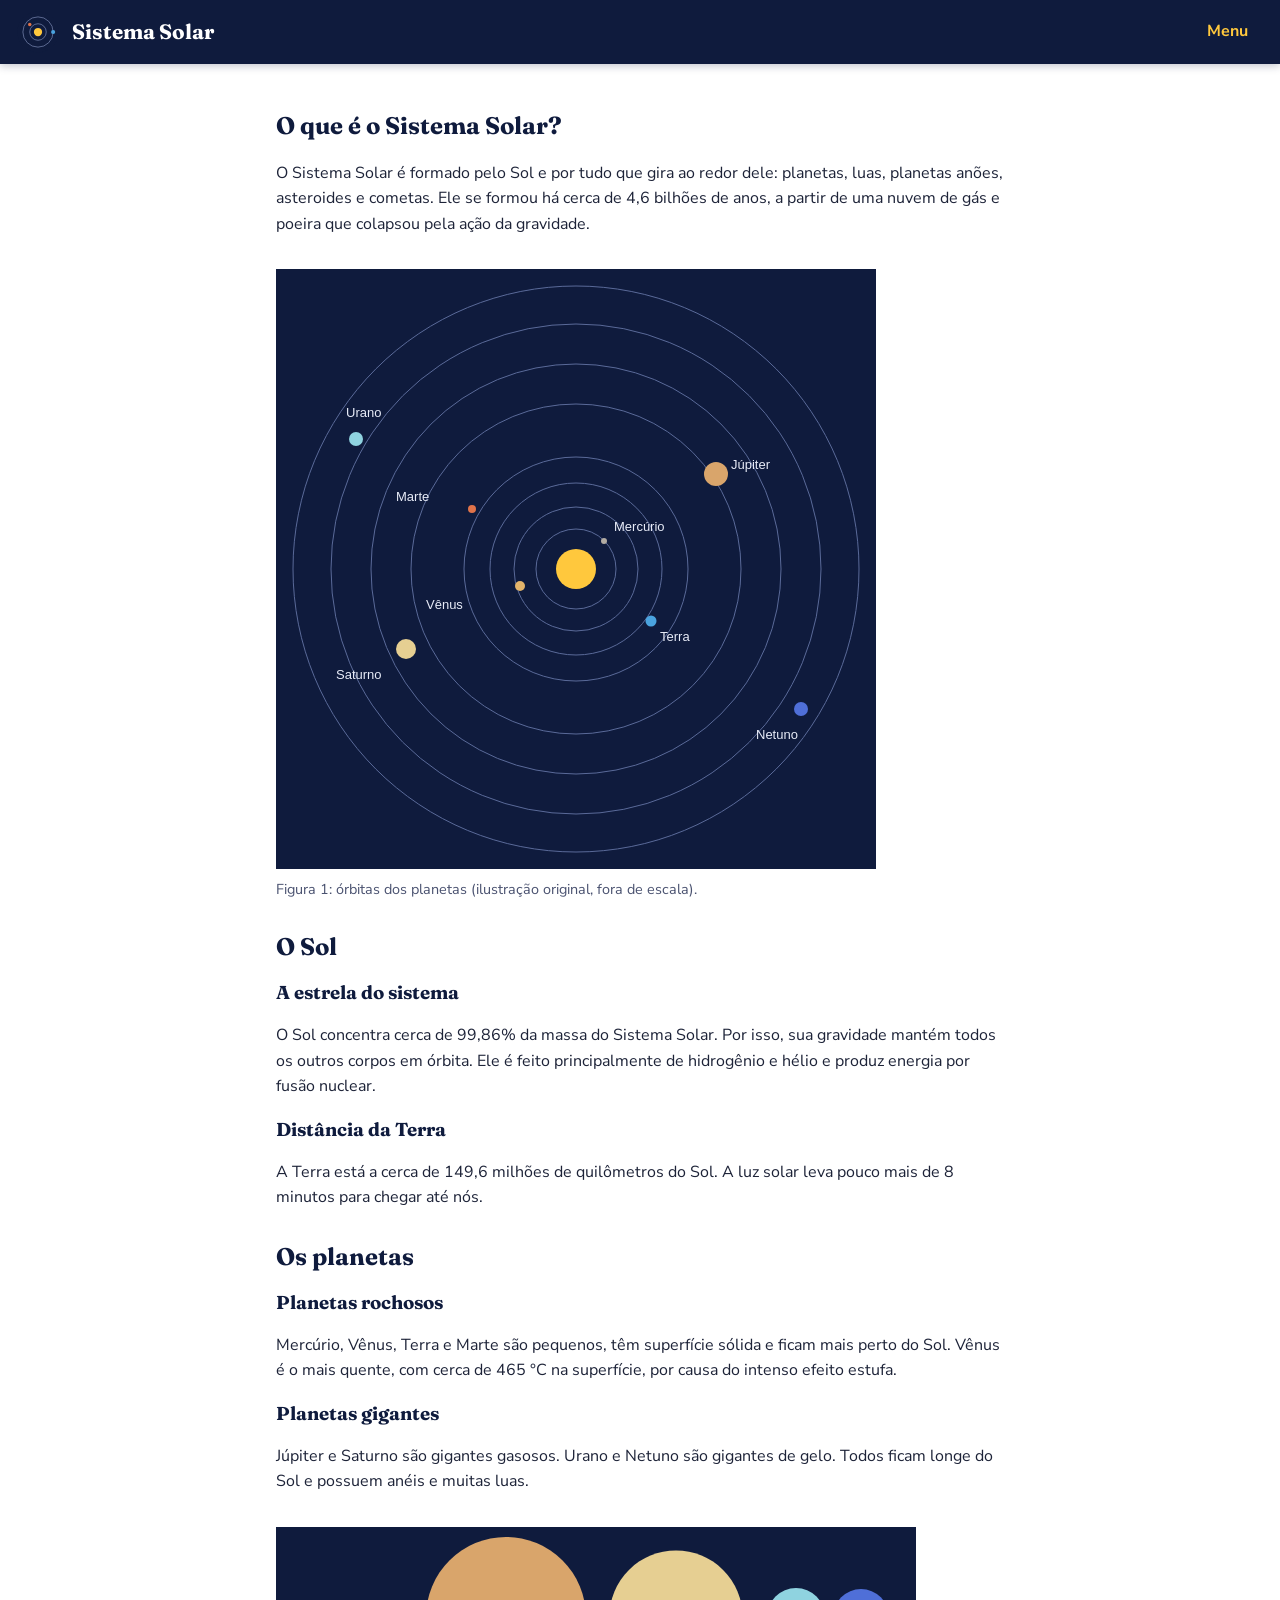
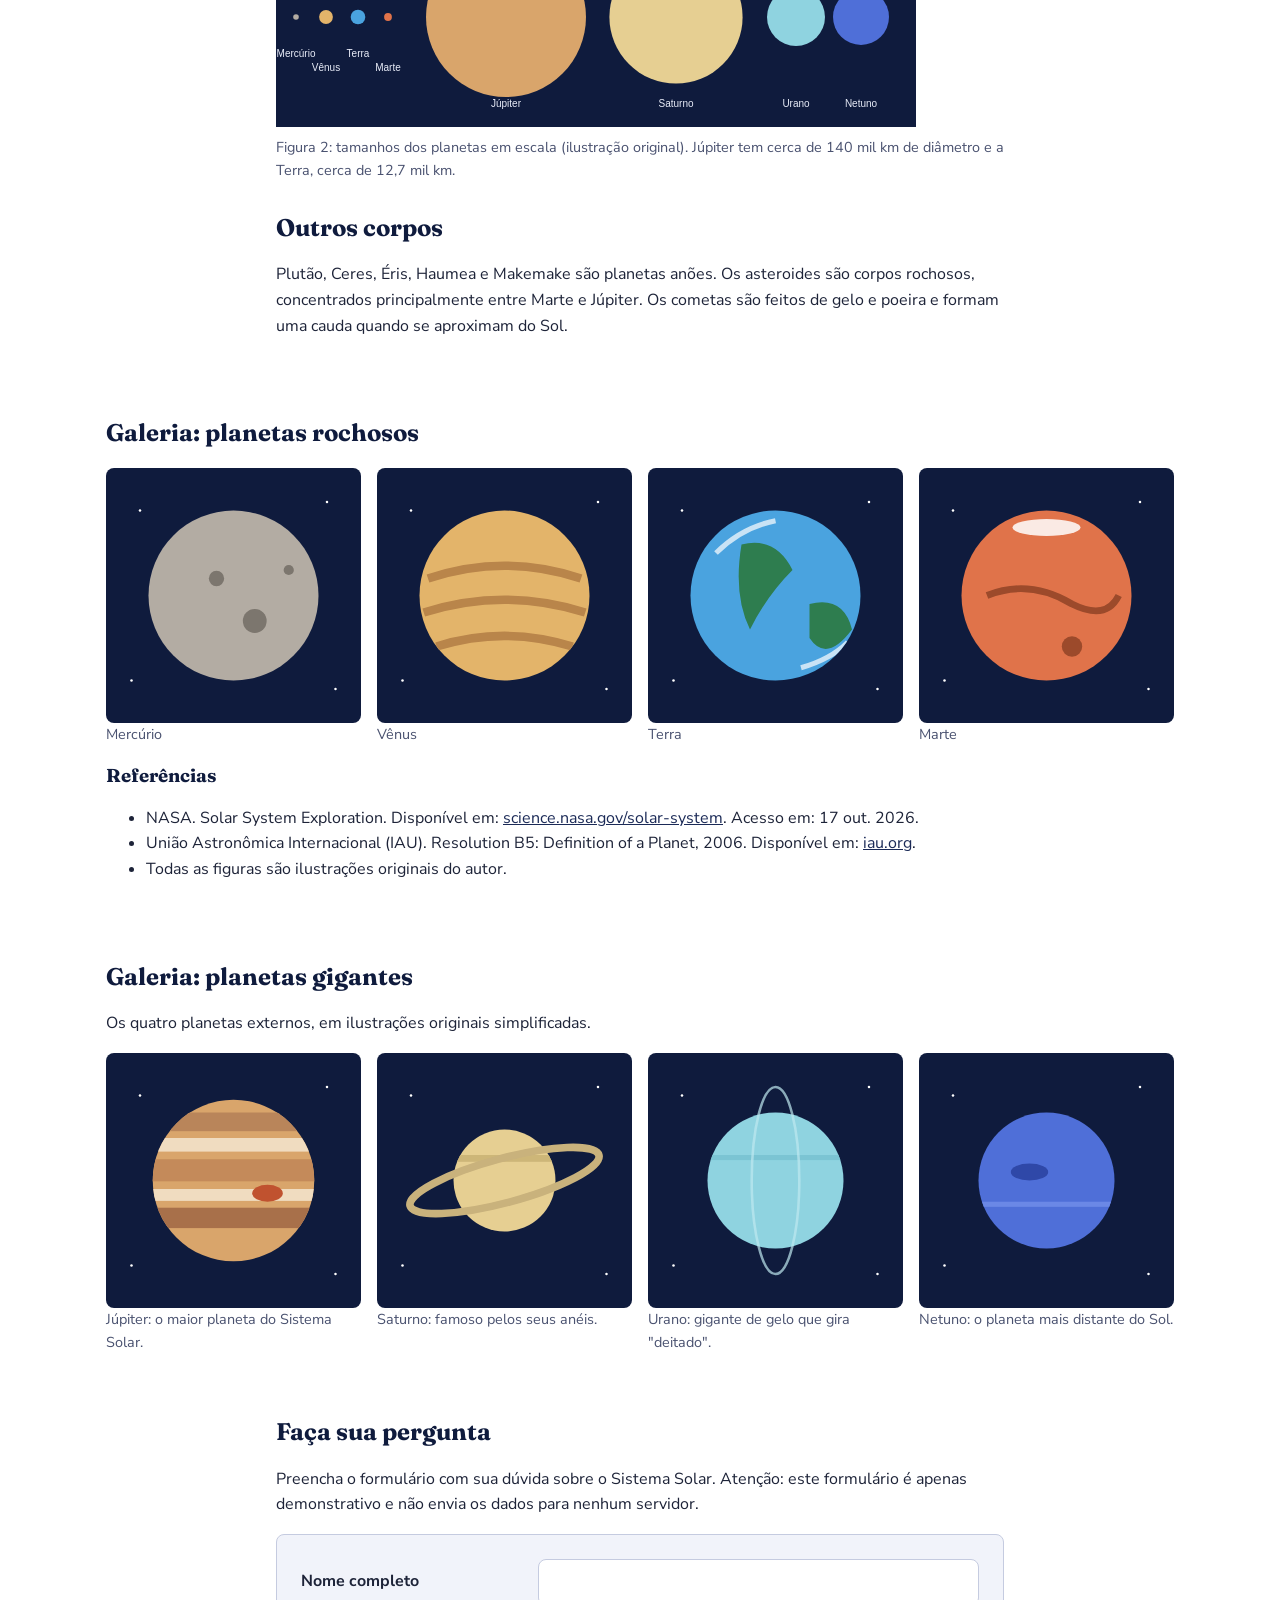
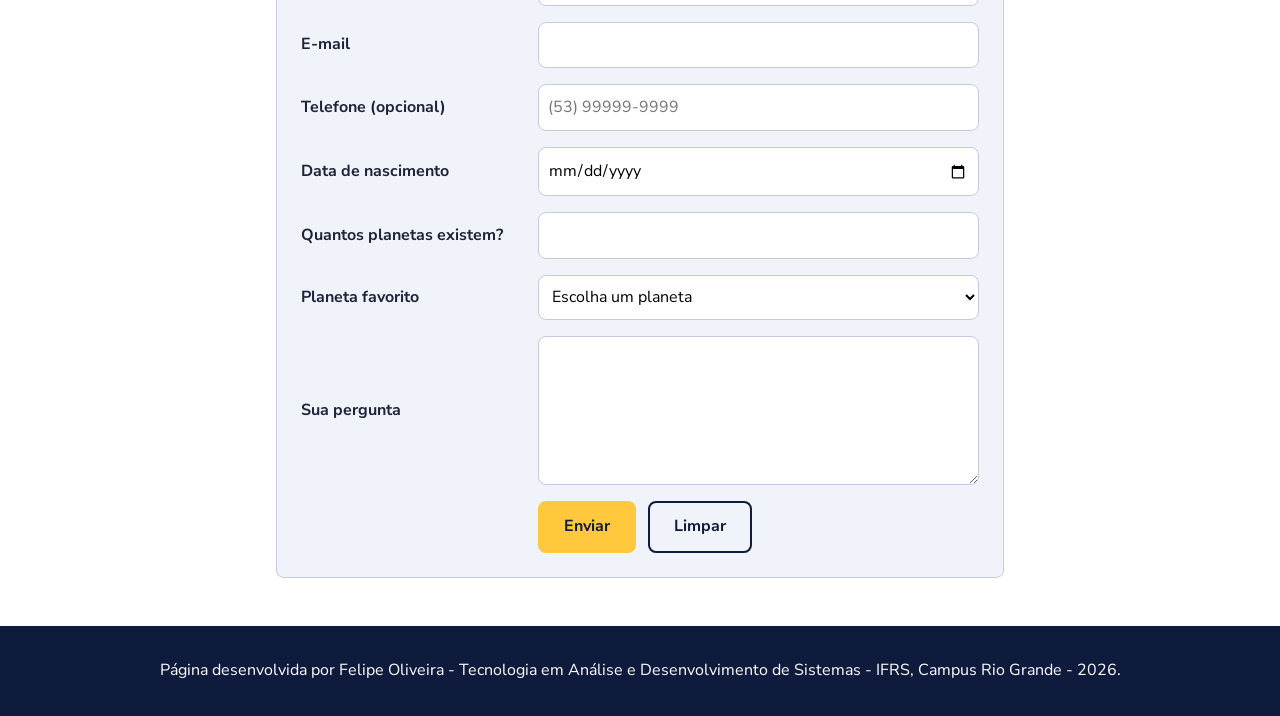
<file: index.html>
<!DOCTYPE html>
<html lang="pt-BR">
<head>
  <meta charset="UTF-8">
  <meta name="viewport" content="width=device-width, initial-scale=1">
  <title>Sistema Solar: Sol, planetas e galerias | Página educativa</title>
  <meta name="description" content="Página educativa sobre o Sistema Solar: aprenda sobre o Sol, os oito planetas e outros corpos celestes, veja galerias de imagens e envie sua pergunta.">
  <meta name="author" content="Felipe Oliveira">
  <meta name="robots" content="index, follow">
  <link rel="icon" type="image/svg+xml" href="images/logo.svg">

  <meta property="og:title" content="Sistema Solar: Sol, planetas e galerias">
  <meta property="og:description" content="Aprenda sobre o Sol, os oito planetas e outros corpos do Sistema Solar.">
  <meta property="og:type" content="website">
  <meta property="og:url" content="https://CredifyStore.github.io/site-designe-de-interfaces/">
  <meta property="og:image" content="https://CredifyStore.github.io/site-designe-de-interfaces/images/og-imagem.png">
  <meta property="og:locale" content="pt_BR">

  <meta name="twitter:card" content="summary_large_image">
  <meta name="twitter:title" content="Sistema Solar: Sol, planetas e galerias">
  <meta name="twitter:description" content="Aprenda sobre o Sol, os oito planetas e outros corpos do Sistema Solar.">
  <meta name="twitter:image" content="https://CredifyStore.github.io/site-designe-de-interfaces/images/og-imagem.png">

  <link rel="preconnect" href="https://fonts.googleapis.com">
  <link rel="preconnect" href="https://fonts.gstatic.com" crossorigin>
  <link rel="stylesheet" href="https://fonts.googleapis.com/css2?family=Fraunces:wght@700&amp;family=Nunito+Sans:wght@400;700&amp;display=swap">
  <link rel="stylesheet" href="css/modern-normalize.css">
  <link rel="stylesheet" href="css/style.css">
</head>
<body>

  <header class="cabecalho">
    <img src="images/logo.svg" alt="Logotipo do site: um Sol com órbitas" width="44" height="44">
    <h1>Sistema Solar</h1>
    <nav class="menu" aria-label="Menu principal">
      <input type="checkbox" id="menu-toggle" class="menu-toggle">
      <label for="menu-toggle" class="menu-botao">Menu</label>
      <ul class="menu-lista">
        <li><a href="#conteudo">O Sistema Solar</a></li>
        <li><a href="#galeria">Planetas rochosos</a></li>
        <li><a href="#galeria-gigantes">Planetas gigantes</a></li>
        <li><a href="#formulario">Pergunte</a></li>
      </ul>
    </nav>
  </header>

  <main>
    <section id="conteudo" class="secao">
      <h2>O que é o Sistema Solar?</h2>
      <p>O Sistema Solar é formado pelo Sol e por tudo que gira ao redor dele: planetas, luas, planetas anões, asteroides e cometas. Ele se formou há cerca de 4,6 bilhões de anos, a partir de uma nuvem de gás e poeira que colapsou pela ação da gravidade.</p>

      <figure>
        <img src="images/orbitas.svg" alt="Órbitas dos oito planetas ao redor do Sol" width="600" height="600">
        <figcaption>Figura 1: órbitas dos planetas (ilustração original, fora de escala).</figcaption>
      </figure>

      <h2>O Sol</h2>
      <h3>A estrela do sistema</h3>
      <p>O Sol concentra cerca de 99,86% da massa do Sistema Solar. Por isso, sua gravidade mantém todos os outros corpos em órbita. Ele é feito principalmente de hidrogênio e hélio e produz energia por fusão nuclear.</p>
      <h3>Distância da Terra</h3>
      <p>A Terra está a cerca de 149,6 milhões de quilômetros do Sol. A luz solar leva pouco mais de 8 minutos para chegar até nós.</p>

      <h2>Os planetas</h2>
      <h3>Planetas rochosos</h3>
      <p>Mercúrio, Vênus, Terra e Marte são pequenos, têm superfície sólida e ficam mais perto do Sol. Vênus é o mais quente, com cerca de 465 °C na superfície, por causa do intenso efeito estufa.</p>
      <h3>Planetas gigantes</h3>
      <p>Júpiter e Saturno são gigantes gasosos. Urano e Netuno são gigantes de gelo. Todos ficam longe do Sol e possuem anéis e muitas luas.</p>

      <figure>
        <img src="images/tamanhos.svg" alt="Comparação dos tamanhos dos oito planetas" width="640" height="200">
        <figcaption>Figura 2: tamanhos dos planetas em escala (ilustração original). Júpiter tem cerca de 140 mil km de diâmetro e a Terra, cerca de 12,7 mil km.</figcaption>
      </figure>

      <h2>Outros corpos</h2>
      <p>Plutão, Ceres, Éris, Haumea e Makemake são planetas anões. Os asteroides são corpos rochosos, concentrados principalmente entre Marte e Júpiter. Os cometas são feitos de gelo e poeira e formam uma cauda quando se aproximam do Sol.</p>
    </section>

    <section id="galeria" class="secao secao-larga">
      <h2>Galeria: planetas rochosos</h2>
      <div class="galeria-flex">
        <figure>
          <img src="images/mercurio.svg" alt="Ilustração de Mercúrio, um planeta cinza com crateras" width="300" height="300" loading="lazy">
          <figcaption>Mercúrio</figcaption>
        </figure>
        <figure>
          <img src="images/venus.svg" alt="Ilustração de Vênus, um planeta amarelado coberto de nuvens" width="300" height="300" loading="lazy">
          <figcaption>Vênus</figcaption>
        </figure>
        <figure>
          <img src="images/terra.svg" alt="Ilustração da Terra, com oceanos, continentes e nuvens" width="300" height="300" loading="lazy">
          <figcaption>Terra</figcaption>
        </figure>
        <figure>
          <img src="images/marte.svg" alt="Ilustração de Marte, um planeta avermelhado com calota polar" width="300" height="300" loading="lazy">
          <figcaption>Marte</figcaption>
        </figure>
      </div>

      <h3>Referências</h3>
      <ul class="referencias">
        <li>NASA. Solar System Exploration. Disponível em: <a href="https://science.nasa.gov/solar-system/" target="_blank" rel="noopener noreferrer">science.nasa.gov/solar-system</a>. Acesso em: 17 out. 2026.</li>
        <li>União Astronômica Internacional (IAU). Resolution B5: Definition of a Planet, 2006. Disponível em: <a href="https://www.iau.org" target="_blank" rel="noopener noreferrer">iau.org</a>.</li>
        <li>Todas as figuras são ilustrações originais do autor.</li>
      </ul>
    </section>

    <section id="galeria-gigantes" class="secao secao-larga">
      <h2>Galeria: planetas gigantes</h2>
      <p>Os quatro planetas externos, em ilustrações originais simplificadas.</p>
      <div class="galeria-grid">
        <figure>
          <img src="images/jupiter.svg" alt="Ilustração de Júpiter, com faixas marrons e a Grande Mancha Vermelha" width="300" height="300" loading="lazy">
          <figcaption>Júpiter: o maior planeta do Sistema Solar.</figcaption>
        </figure>
        <figure>
          <img src="images/saturno.svg" alt="Ilustração de Saturno, de cor dourada, com seus anéis" width="300" height="300" loading="lazy">
          <figcaption>Saturno: famoso pelos seus anéis.</figcaption>
        </figure>
        <figure>
          <img src="images/urano.svg" alt="Ilustração de Urano, um planeta azul-claro com anéis verticais" width="300" height="300" loading="lazy">
          <figcaption>Urano: gigante de gelo que gira "deitado".</figcaption>
        </figure>
        <figure>
          <img src="images/netuno.svg" alt="Ilustração de Netuno, um planeta azul-escuro com uma mancha" width="300" height="300" loading="lazy">
          <figcaption>Netuno: o planeta mais distante do Sol.</figcaption>
        </figure>
      </div>
    </section>

    <section id="formulario" class="secao">
      <h2>Faça sua pergunta</h2>
      <p>Preencha o formulário com sua dúvida sobre o Sistema Solar. Atenção: este formulário é apenas demonstrativo e não envia os dados para nenhum servidor.</p>

      <form class="formulario">
        <label for="nome">Nome completo</label>
        <input type="text" id="nome" name="nome" required maxlength="60" autocomplete="name">

        <label for="email">E-mail</label>
        <input type="email" id="email" name="email" required autocomplete="email">

        <label for="telefone">Telefone (opcional)</label>
        <input type="tel" id="telefone" name="telefone" placeholder="(53) 99999-9999" autocomplete="tel">

        <label for="nascimento">Data de nascimento</label>
        <input type="date" id="nascimento" name="nascimento" min="1900-01-01" max="2026-11-26">

        <label for="planetas">Quantos planetas existem?</label>
        <input type="number" id="planetas" name="planetas" min="1" max="20">

        <label for="favorito">Planeta favorito</label>
        <select id="favorito" name="favorito">
          <option value="">Escolha um planeta</option>
          <option>Mercúrio</option>
          <option>Vênus</option>
          <option>Terra</option>
          <option>Marte</option>
          <option>Júpiter</option>
          <option>Saturno</option>
          <option>Urano</option>
          <option>Netuno</option>
        </select>

        <label for="pergunta">Sua pergunta</label>
        <textarea id="pergunta" name="pergunta" rows="5" required maxlength="500"></textarea>

        <div class="botoes">
          <button type="submit">Enviar</button>
          <button type="reset" class="botao-secundario">Limpar</button>
        </div>
      </form>
    </section>
  </main>

  <footer class="rodape">
    <p>Página desenvolvida por Felipe Oliveira - Tecnologia em Análise e Desenvolvimento de Sistemas - IFRS, Campus Rio Grande - 2026.</p>
  </footer>

</body>
</html>
</file>
<file: css/style.css>
:root {
  --cor-fundo: #ffffff;
  --cor-texto: #1d2338;
  --cor-principal: #0f1b3d;
  --cor-menu: #1b2a57;
  --cor-destaque: #ffc83d;
  --cor-suave: #f1f3fa;
  --cor-borda: #c5cbe0;
  --espaco: 1rem;
  --altura-topo: 64px;
  --raio: 8px;
  --sombra: 0 2px 8px rgba(15, 27, 61, 0.25);
  --fonte-texto: "Nunito Sans", Arial, sans-serif;
  --fonte-titulo: Fraunces, Georgia, serif;
}

html {
  scroll-padding-top: calc(var(--altura-topo) + var(--espaco));
}

body {
  font-family: var(--fonte-texto);
  line-height: 1.6;
  color: var(--cor-texto);
  background: var(--cor-fundo);
  padding-top: var(--altura-topo);
}

h1, h2, h3 {
  font-family: var(--fonte-titulo);
  color: var(--cor-principal);
  line-height: 1.2;
}

h2 {
  margin-top: 2rem;
}

img {
  max-width: 100%;
  height: auto;
}

a {
  color: var(--cor-menu);
}

.cabecalho {
  position: fixed;
  top: 0;
  left: 0;
  z-index: 10;
  width: 100%;
  height: var(--altura-topo);
  display: flex;
  align-items: center;
  padding: 0 var(--espaco);
  background: var(--cor-principal);
  box-shadow: var(--sombra);
}

.cabecalho h1 {
  margin: 0 0 0 0.75rem;
  font-size: 1.3rem;
  color: white;
}

.menu {
  margin-left: auto;
}

.menu-toggle {
  position: absolute;
  opacity: 0;
}

.menu-botao {
  display: block;
  padding: 0.5rem 1rem;
  color: var(--cor-destaque);
  font-weight: 700;
  cursor: pointer;
}

.menu-toggle:focus-visible + .menu-botao {
  outline: 2px solid var(--cor-destaque);
}

.menu-lista {
  display: none;
  position: absolute;
  top: var(--altura-topo);
  right: 0;
  width: 100%;
  max-width: 320px;
  margin: 0;
  padding: 0;
  list-style: none;
  background: var(--cor-menu);
  box-shadow: var(--sombra);
}

.menu-toggle:checked ~ .menu-lista {
  display: block;
}

.menu-lista a {
  display: block;
  padding: 1rem 2rem;
  color: white;
  text-decoration: none;
}

.menu-lista a:hover,
.menu-lista a:focus-visible {
  background: var(--cor-destaque);
  color: var(--cor-principal);
}

.secao {
  max-width: 760px;
  margin: 0 auto;
  padding: var(--espaco);
}

.secao-larga {
  max-width: 1100px;
}

figure {
  margin: 2rem 0;
}

figcaption {
  font-size: 0.9rem;
  color: #4a5270;
}

.referencias {
  overflow-wrap: anywhere;
}

.galeria-flex {
  display: flex;
  flex-wrap: wrap;
  gap: var(--espaco);
}

.galeria-flex figure {
  flex: 1 1 220px;
  min-width: 0;
  margin: 0;
}

.galeria-grid {
  display: grid;
  grid-template-columns: repeat(auto-fit, minmax(220px, 1fr));
  gap: var(--espaco);
}

.galeria-grid figure {
  margin: 0;
}

.galeria-flex img,
.galeria-grid img {
  display: block;
  width: 100%;
  aspect-ratio: 1 / 1;
  object-fit: cover;
  border-radius: var(--raio);
  transition: transform 0.2s;
}

.galeria-flex img:hover,
.galeria-grid img:hover {
  transform: scale(1.03);
}

.formulario {
  display: grid;
  grid-template-columns: 1fr 2fr;
  gap: var(--espaco);
  align-items: center;
  padding: 1.5rem;
  background: var(--cor-suave);
  border: 1px solid var(--cor-borda);
  border-radius: var(--raio);
}

.formulario label {
  font-weight: 700;
}

.formulario input,
.formulario select,
.formulario textarea {
  width: 100%;
  padding: 0.6rem;
  font: inherit;
  border: 1px solid var(--cor-borda);
  border-radius: var(--raio);
  background: white;
}

.formulario textarea {
  resize: vertical;
}

.formulario input:focus,
.formulario select:focus,
.formulario textarea:focus {
  outline: 2px solid var(--cor-menu);
}

.botoes {
  grid-column: 2;
  display: flex;
  flex-wrap: wrap;
  gap: 0.75rem;
}

.formulario button {
  padding: 0.7rem 1.5rem;
  font: inherit;
  font-weight: 700;
  color: var(--cor-principal);
  background: var(--cor-destaque);
  border: 2px solid var(--cor-destaque);
  border-radius: var(--raio);
  cursor: pointer;
}

.formulario .botao-secundario {
  color: var(--cor-principal);
  background: transparent;
  border-color: var(--cor-principal);
}

.rodape {
  margin-top: 2rem;
  padding: var(--espaco);
  text-align: center;
  color: white;
  background: var(--cor-principal);
}

@media (max-width: 600px) {
  .formulario {
    grid-template-columns: 1fr;
    gap: 0.4rem;
    padding: var(--espaco);
  }

  .botoes {
    grid-column: 1;
    margin-top: var(--espaco);
  }
}
</file>
